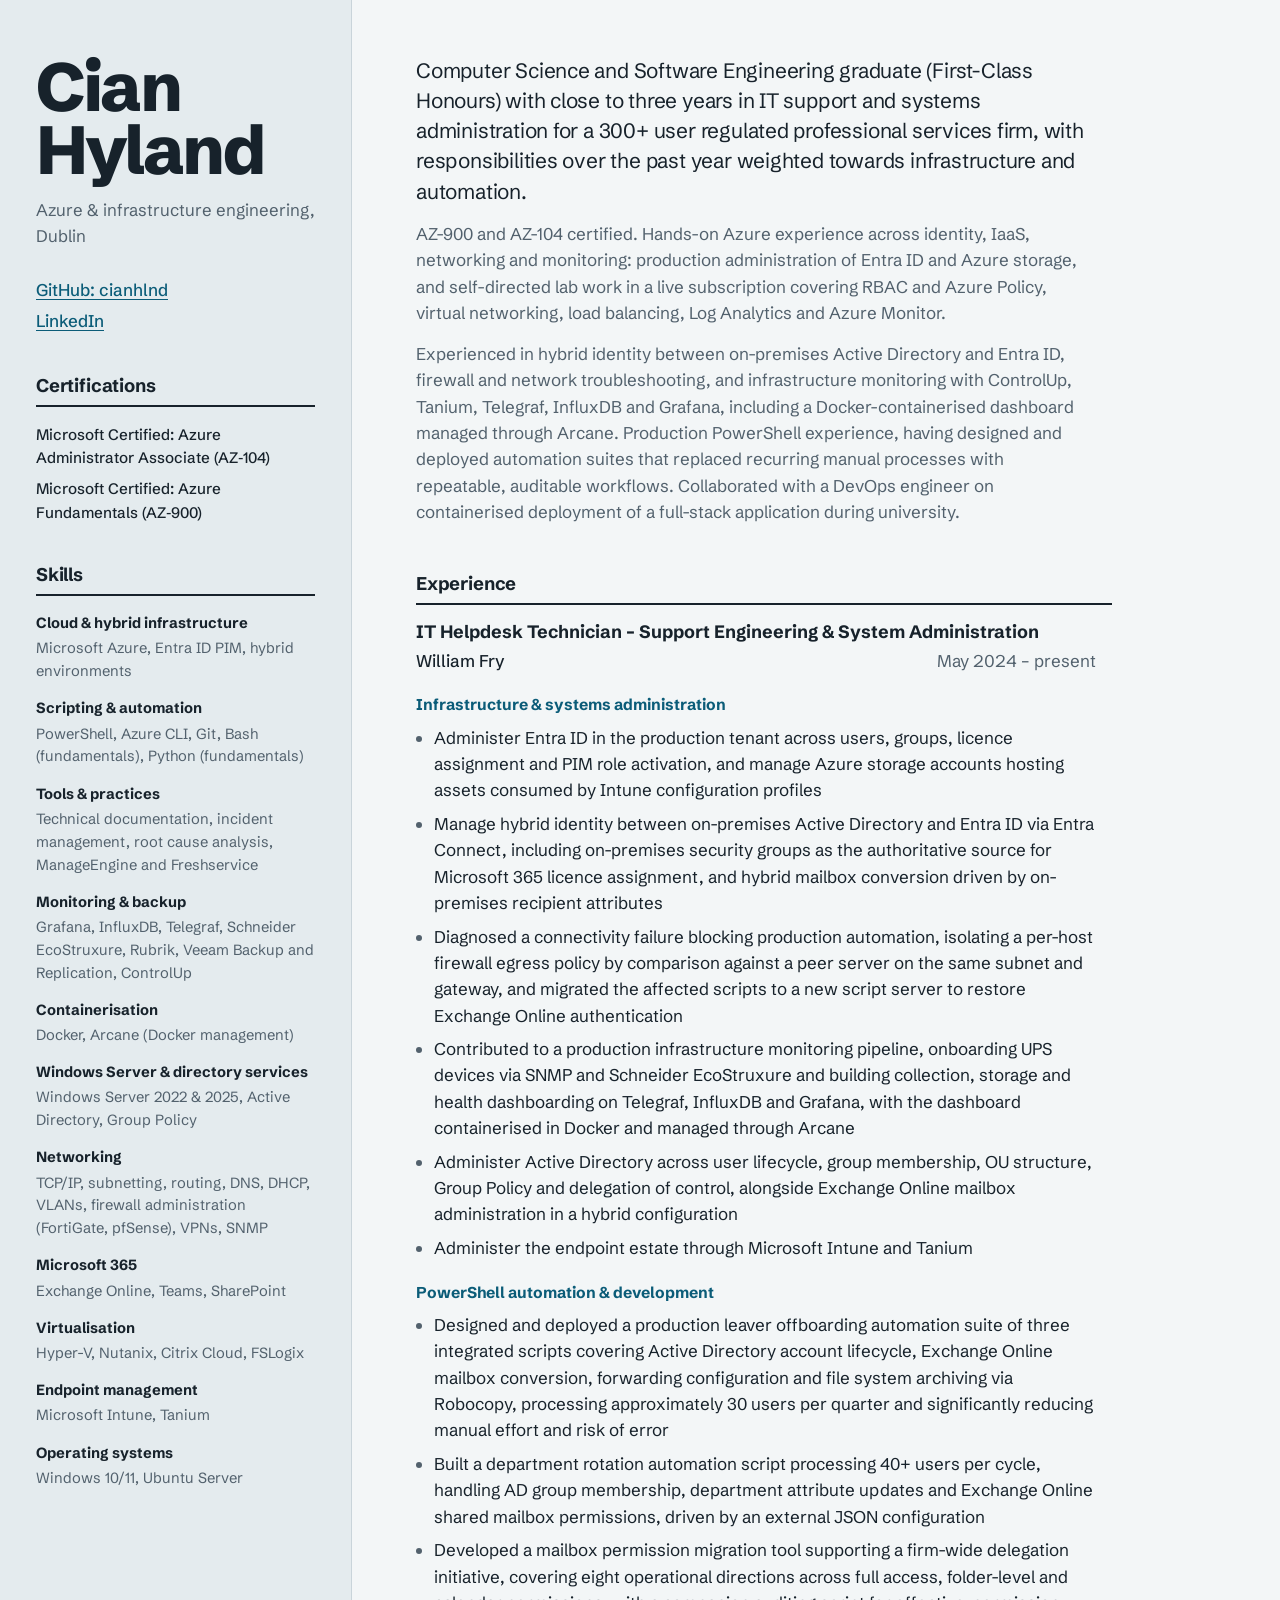
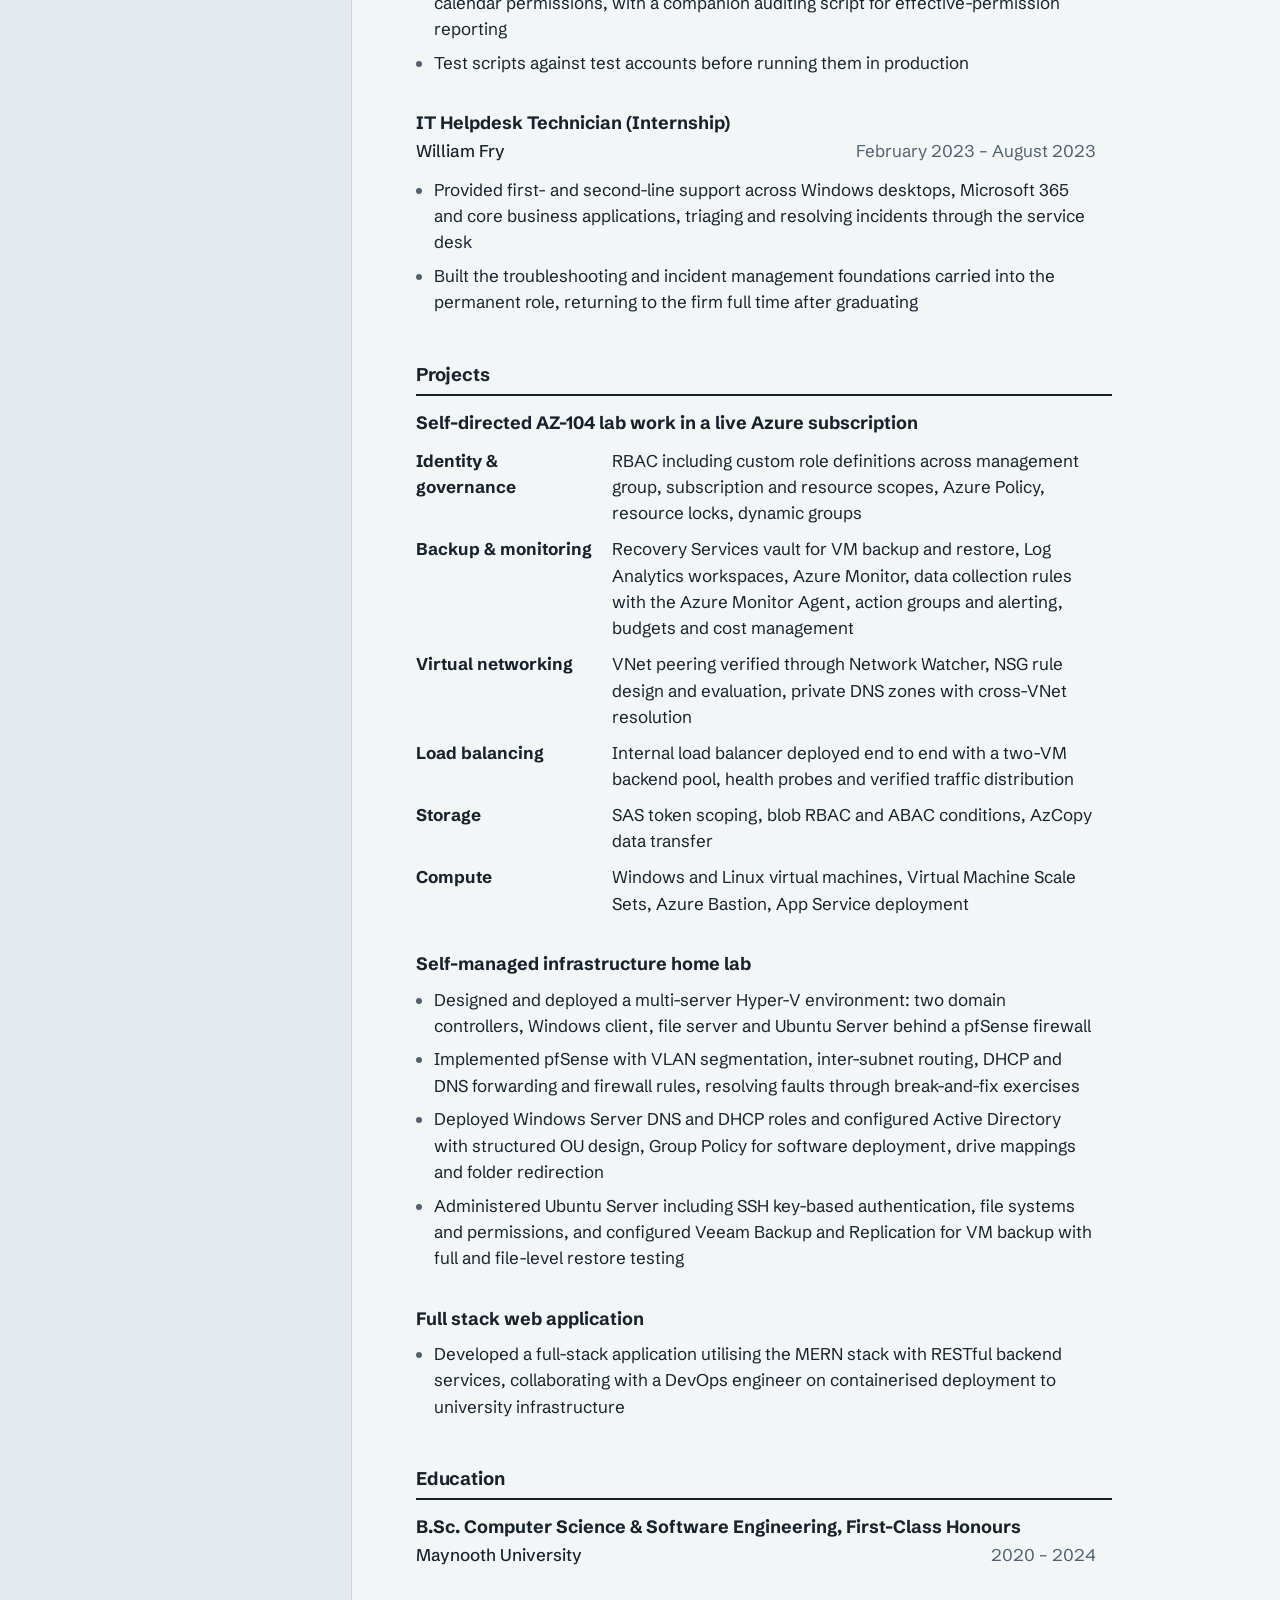
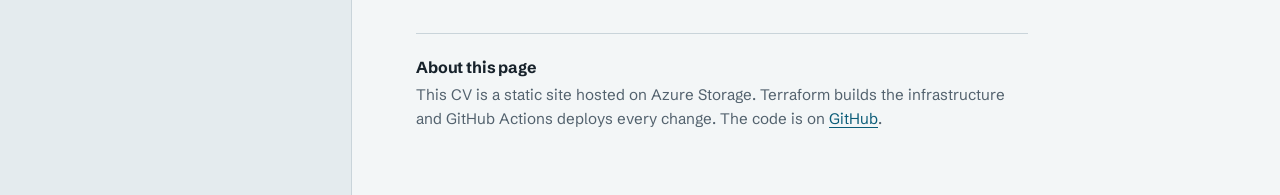
<file: site/index.html>
<!doctype html>
<html lang="en-IE">
<head>
  <meta charset="utf-8">
  <meta name="viewport" content="width=device-width, initial-scale=1">
  <title>Cian Hyland | Azure &amp; Infrastructure</title>
  <meta name="description" content="CV of Cian Hyland: Azure Administrator (AZ-104), hybrid identity, PowerShell automation and infrastructure in Dublin, Ireland.">
  <link rel="preconnect" href="https://fonts.googleapis.com">
  <link rel="preconnect" href="https://fonts.gstatic.com" crossorigin>
  <link href="https://fonts.googleapis.com/css2?family=Schibsted+Grotesk:ital,wght@0,400;0,500;0,700;0,800;1,400&display=swap" rel="stylesheet">
  <link rel="stylesheet" href="style.css">
</head>
<body>
  <a class="skip" href="#main">Skip to content</a>

  <div class="page">
    <!-- Sidebar: identity, contact, certifications, skills -->
    <aside class="side">
      <div class="top">
      <header class="id">
        <h1>Cian<br>Hyland</h1>
        <p class="role">Azure &amp; infrastructure engineering, Dublin</p>
      </header>

      <ul class="contact">
        <li><a href="https://github.com/cianhlnd/Project-Work">GitHub: cianhlnd</a></li>
        <!-- TODO: replace with your LinkedIn profile URL -->
        <li><a href="https://www.linkedin.com/in/cian-hyland-1aab66304/">LinkedIn</a></li>
      </ul>

      <section aria-labelledby="certs">
        <h2 id="certs">Certifications</h2>
        <ul class="certs">
          <li>Microsoft Certified: Azure Administrator Associate (AZ&#8209;104)</li>
          <li>Microsoft Certified: Azure Fundamentals (AZ&#8209;900)</li>
        </ul>
      </section>
      </div>

      <section class="skills-block" aria-labelledby="skills">
        <h2 id="skills">Skills</h2>
        <dl class="skills">
          <dt>Cloud &amp; hybrid infrastructure</dt>
          <dd>Microsoft Azure, Entra ID PIM, hybrid environments</dd>

          <dt>Scripting &amp; automation</dt>
          <dd>PowerShell, Azure CLI, Git, Bash (fundamentals), Python (fundamentals)</dd>

          <dt>Tools &amp; practices</dt>
          <dd>Technical documentation, incident management, root cause analysis, ManageEngine and Freshservice</dd>

          <dt>Monitoring &amp; backup</dt>
          <dd>Grafana, InfluxDB, Telegraf, Schneider EcoStruxure, Rubrik, Veeam Backup and Replication, ControlUp</dd>

          <dt>Containerisation</dt>
          <dd>Docker, Arcane (Docker management)</dd>

          <dt>Windows Server &amp; directory services</dt>
          <dd>Windows Server 2022 &amp; 2025, Active Directory, Group Policy</dd>

          <dt>Networking</dt>
          <dd>TCP/IP, subnetting, routing, DNS, DHCP, VLANs, firewall administration (FortiGate, pfSense), VPNs, SNMP</dd>

          <dt>Microsoft 365</dt>
          <dd>Exchange Online, Teams, SharePoint</dd>

          <dt>Virtualisation</dt>
          <dd>Hyper-V, Nutanix, Citrix Cloud, FSLogix</dd>

          <dt>Endpoint management</dt>
          <dd>Microsoft Intune, Tanium</dd>

          <dt>Operating systems</dt>
          <dd>Windows 10/11, Ubuntu Server</dd>
        </dl>
      </section>
    </aside>

    <main id="main" class="main">
      <section class="statement" aria-label="Professional statement">
        <p class="lede">Computer Science and Software Engineering graduate (First-Class Honours) with close to three years in IT support and systems administration for a 300+ user regulated professional services firm, with responsibilities over the past year weighted towards infrastructure and automation.</p>
        <p>AZ-900 and AZ-104 certified. Hands-on Azure experience across identity, IaaS, networking and monitoring: production administration of Entra ID and Azure storage, and self-directed lab work in a live subscription covering RBAC and Azure Policy, virtual networking, load balancing, Log Analytics and Azure Monitor.</p>
        <p>Experienced in hybrid identity between on-premises Active Directory and Entra ID, firewall and network troubleshooting, and infrastructure monitoring with ControlUp, Tanium, Telegraf, InfluxDB and Grafana, including a Docker-containerised dashboard managed through Arcane. Production PowerShell experience, having designed and deployed automation suites that replaced recurring manual processes with repeatable, auditable workflows. Collaborated with a DevOps engineer on containerised deployment of a full-stack application during university.</p>
      </section>

      <section aria-labelledby="experience">
        <h2 id="experience">Experience</h2>

        <article class="job">
          <header>
            <h3>IT Helpdesk Technician – Support Engineering &amp; System Administration</h3>
            <p class="meta">William Fry <span class="when">May 2024 – present</span></p>
          </header>

          <h4>Infrastructure &amp; systems administration</h4>
          <ul>
            <li>Administer Entra ID in the production tenant across users, groups, licence assignment and PIM role activation, and manage Azure storage accounts hosting assets consumed by Intune configuration profiles</li>
            <li>Manage hybrid identity between on-premises Active Directory and Entra ID via Entra Connect, including on-premises security groups as the authoritative source for Microsoft 365 licence assignment, and hybrid mailbox conversion driven by on-premises recipient attributes</li>
            <li>Diagnosed a connectivity failure blocking production automation, isolating a per-host firewall egress policy by comparison against a peer server on the same subnet and gateway, and migrated the affected scripts to a new script server to restore Exchange Online authentication</li>
            <li>Contributed to a production infrastructure monitoring pipeline, onboarding UPS devices via SNMP and Schneider EcoStruxure and building collection, storage and health dashboarding on Telegraf, InfluxDB and Grafana, with the dashboard containerised in Docker and managed through Arcane</li>
            <li>Administer Active Directory across user lifecycle, group membership, OU structure, Group Policy and delegation of control, alongside Exchange Online mailbox administration in a hybrid configuration</li>
            <li>Administer the endpoint estate through Microsoft Intune and Tanium</li>
          </ul>

          <h4>PowerShell automation &amp; development</h4>
          <ul>
            <li>Designed and deployed a production leaver offboarding automation suite of three integrated scripts covering Active Directory account lifecycle, Exchange Online mailbox conversion, forwarding configuration and file system archiving via Robocopy, processing approximately 30 users per quarter and significantly reducing manual effort and risk of error</li>
            <li>Built a department rotation automation script processing 40+ users per cycle, handling AD group membership, department attribute updates and Exchange Online shared mailbox permissions, driven by an external JSON configuration</li>
            <li>Developed a mailbox permission migration tool supporting a firm-wide delegation initiative, covering eight operational directions across full access, folder-level and calendar permissions, with a companion auditing script for effective-permission reporting</li>
            <li>Test scripts against test accounts before running them in production</li>
          </ul>
        </article>

        <article class="job">
          <header>
            <h3>IT Helpdesk Technician (Internship)</h3>
            <p class="meta">William Fry <span class="when">February 2023 – August 2023</span></p>
          </header>
          <ul>
            <li>Provided first- and second-line support across Windows desktops, Microsoft 365 and core business applications, triaging and resolving incidents through the service desk</li>
            <li>Built the troubleshooting and incident management foundations carried into the permanent role, returning to the firm full time after graduating</li>
          </ul>
        </article>
      </section>

      <section aria-labelledby="projects">
        <h2 id="projects">Projects</h2>

        <article class="project">
          <h3>Self-directed AZ-104 lab work in a live Azure subscription</h3>
          <dl class="labs">
            <dt>Identity &amp; governance</dt>
            <dd>RBAC including custom role definitions across management group, subscription and resource scopes, Azure Policy, resource locks, dynamic groups</dd>
            <dt>Backup &amp; monitoring</dt>
            <dd>Recovery Services vault for VM backup and restore, Log Analytics workspaces, Azure Monitor, data collection rules with the Azure Monitor Agent, action groups and alerting, budgets and cost management</dd>
            <dt>Virtual networking</dt>
            <dd>VNet peering verified through Network Watcher, NSG rule design and evaluation, private DNS zones with cross-VNet resolution</dd>
            <dt>Load balancing</dt>
            <dd>Internal load balancer deployed end to end with a two-VM backend pool, health probes and verified traffic distribution</dd>
            <dt>Storage</dt>
            <dd>SAS token scoping, blob RBAC and ABAC conditions, AzCopy data transfer</dd>
            <dt>Compute</dt>
            <dd>Windows and Linux virtual machines, Virtual Machine Scale Sets, Azure Bastion, App Service deployment</dd>
          </dl>
        </article>

        <article class="project">
          <h3>Self-managed infrastructure home lab</h3>
          <ul>
            <li>Designed and deployed a multi-server Hyper-V environment: two domain controllers, Windows client, file server and Ubuntu Server behind a pfSense firewall</li>
            <li>Implemented pfSense with VLAN segmentation, inter-subnet routing, DHCP and DNS forwarding and firewall rules, resolving faults through break-and-fix exercises</li>
            <li>Deployed Windows Server DNS and DHCP roles and configured Active Directory with structured OU design, Group Policy for software deployment, drive mappings and folder redirection</li>
            <li>Administered Ubuntu Server including SSH key-based authentication, file systems and permissions, and configured Veeam Backup and Replication for VM backup with full and file-level restore testing</li>
          </ul>
        </article>

        <article class="project">
          <h3>Full stack web application</h3>
          <ul>
            <li>Developed a full-stack application utilising the MERN stack with RESTful backend services, collaborating with a DevOps engineer on containerised deployment to university infrastructure</li>
          </ul>
        </article>
      </section>

      <section aria-labelledby="education">
        <h2 id="education">Education</h2>
        <article class="job">
          <header>
            <h3>B.Sc. Computer Science &amp; Software Engineering, First-Class Honours</h3>
            <p class="meta">Maynooth University <span class="when">2020 – 2024</span></p>
          </header>
        </article>
      </section>

      <footer class="build">
        <h2>About this page</h2>
        <!-- TODO: update the repo URL once the cloud-resume repo exists -->
        <p>This CV is a static site hosted on Azure Storage. Terraform builds the infrastructure and GitHub Actions deploys every change. The code is on <a href="https://github.com/cianhlnd/cloud-resume">GitHub</a>.</p>
        <!-- Visitor counter for the later stage of the challenge. Remove "hidden" once the API exists. -->
        <p id="visitor-counter" hidden>Visits: <span id="visitor-count">…</span></p>
      </footer>
    </main>
  </div>
</body>
</html>
</file>
<file: site/style.css>
/* ---------- Tokens ---------- */
:root {
  --paper:  #F3F6F7;   /* cool off-white */
  --panel:  #E4EBEE;   /* sidebar */
  --ink:    #17222B;
  --muted:  #52616D;
  --rule:   #C9D4DA;
  --accent: #0B5C78;   /* deep Azure-adjacent teal */

  --font: "Schibsted Grotesk", system-ui, -apple-system, "Segoe UI", sans-serif;
  --measure: 68ch;
}

@media (prefers-color-scheme: dark) {
  :root {
    --paper:  #121A20;
    --panel:  #18232B;
    --ink:    #E3EAEE;
    --muted:  #98A8B3;
    --rule:   #2C3B45;
    --accent: #6CC3E0;
  }
}

/* ---------- Base ---------- */
*, *::before, *::after { box-sizing: border-box; }

html { -webkit-text-size-adjust: 100%; }

body {
  margin: 0;
  background: var(--paper);
  color: var(--ink);
  font-family: var(--font);
  font-size: 1.0625rem;
  line-height: 1.55;
}

a { color: var(--accent); text-underline-offset: 0.18em; }
a:hover { text-decoration-thickness: 2px; }
:focus-visible { outline: 3px solid var(--accent); outline-offset: 3px; border-radius: 2px; }

.skip {
  position: absolute; left: 1rem; top: -3rem;
  background: var(--ink); color: var(--paper);
  padding: 0.5rem 0.75rem; z-index: 10;
}
.skip:focus { top: 1rem; }

h1, h2, h3, h4 { margin: 0; line-height: 1.2; }
ul { margin: 0; padding-left: 1.1rem; }
li + li { margin-top: 0.45rem; }
li::marker { color: var(--muted); }

/* ---------- Layout ---------- */
.page {
  display: grid;
  grid-template-columns: minmax(18rem, 22rem) 1fr;
  min-height: 100vh;
}

.side {
  background: var(--panel);
  padding: 3.5rem 2.25rem 3rem;
  border-right: 1px solid var(--rule);
}

.main {
  padding: 3.5rem clamp(1.5rem, 5vw, 4.5rem) 4rem;
  max-width: calc(var(--measure) + 9rem);
}

/* ---------- Identity: the one loud element ---------- */
.id h1 {
  font-size: clamp(3rem, 6vw, 4.25rem);
  font-weight: 800;
  letter-spacing: -0.035em;
  line-height: 0.92;
}

.role {
  margin: 1rem 0 0;
  color: var(--muted);
  font-size: 1.05rem;
}

.contact {
  list-style: none;
  padding: 0;
  margin: 1.75rem 0 0;
  font-weight: 500;
}
.contact li + li { margin-top: 0.3rem; }

/* ---------- Sidebar sections ---------- */
.side section { margin-top: 2.5rem; }
.top section { margin-top: 2.5rem; }

.side h2,
.main h2 {
  font-size: 1.15rem;
  font-weight: 700;
  letter-spacing: -0.01em;
  padding-bottom: 0.5rem;
  border-bottom: 2px solid var(--ink);
  margin-bottom: 1rem;
}

.certs { list-style: none; padding: 0; font-size: 0.95rem; font-weight: 500; }

.skills { margin: 0; font-size: 0.92rem; }
.skills dt { font-weight: 700; margin-top: 0.9rem; }
.skills dt:first-child { margin-top: 0; }
.skills dd { margin: 0.15rem 0 0; color: var(--muted); }

/* ---------- Main content ---------- */
.main > section + section { margin-top: 3rem; }

.statement p { margin: 0; max-width: var(--measure); color: var(--muted); }
.statement p + p { margin-top: 0.9rem; }
.statement .lede {
  color: var(--ink);
  font-size: 1.3rem;
  line-height: 1.45;
  letter-spacing: -0.01em;
}

.job + .job,
.project + .project { margin-top: 2.25rem; }

.job h3,
.project h3 {
  font-size: 1.12rem;
  font-weight: 700;
  max-width: var(--measure);
}

.meta {
  margin: 0.3rem 0 0;
  font-weight: 500;
  display: flex;
  flex-wrap: wrap;
  justify-content: space-between;
  gap: 0 1rem;
  max-width: var(--measure);
}
.when { color: var(--muted); font-weight: 400; font-variant-numeric: tabular-nums; }

.job h4 {
  font-size: 0.98rem;
  font-weight: 700;
  color: var(--accent);
  margin: 1.4rem 0 0.6rem;
}

.job ul,
.project ul { max-width: var(--measure); margin-top: 0.75rem; }
.job h4 + ul { margin-top: 0; }

.labs {
  display: grid;
  grid-template-columns: 11rem 1fr;
  gap: 0.6rem 1.25rem;
  margin: 0.9rem 0 0;
  max-width: var(--measure);
}
.labs dt { font-weight: 700; }
.labs dd { margin: 0; }

.build {
  margin-top: 4rem;
  padding-top: 1.5rem;
  border-top: 1px solid var(--rule);
  color: var(--muted);
  font-size: 0.95rem;
  max-width: var(--measure);
}
.build h2 { border: 0; padding: 0; margin-bottom: 0.4rem; font-size: 1rem; color: var(--ink); }
.build p { margin: 0.4rem 0 0; }

/* ---------- Responsive ---------- */
@media (max-width: 860px) {
  /* Phones: name and certs first, then experience, skills last */
  .page { grid-template-columns: 1fr; }
  .side { display: contents; }
  .top { order: 0; background: var(--panel); border-bottom: 1px solid var(--rule); padding: 2.5rem 1rem 2rem; }
  .main { order: 1; }
  .skills-block { order: 2; margin: 0 !important; padding: 2rem 1rem 3rem; background: var(--panel); border-top: 1px solid var(--rule); }
  .main { padding: 2.5rem 1rem 3rem; }
  .skills { display: grid; grid-template-columns: repeat(auto-fit, minmax(14rem, 1fr)); gap: 0 1.5rem; }
  .skills dt { margin-top: 0.9rem; }
  .skills dt:first-child { margin-top: 0.9rem; }
}

@media (max-width: 560px) {
  .labs { grid-template-columns: 1fr; gap: 0.15rem; }
  .labs dd + dt { margin-top: 0.7rem; }
  .statement .lede { font-size: 1.15rem; }
}

/* ---------- Print: recruiters do print CVs ---------- */
@media print {
  :root { --paper: #fff; --panel: #fff; --ink: #000; --muted: #333; --rule: #999; --accent: #000; }
  body { font-size: 10.5pt; }
  .skip, .build { display: none; }
  .page { display: block; }
  .side { display: block; border: 0; padding: 0 0 1rem; }
  .top, .skills-block { background: none; border: 0; padding: 0; }
  .main { padding: 0; max-width: none; }
  .id h1 br { display: none; }
  .id h1 { font-size: 26pt; }
  .job, .project { break-inside: avoid; }
  a { color: inherit; text-decoration: none; }
}
</file>
